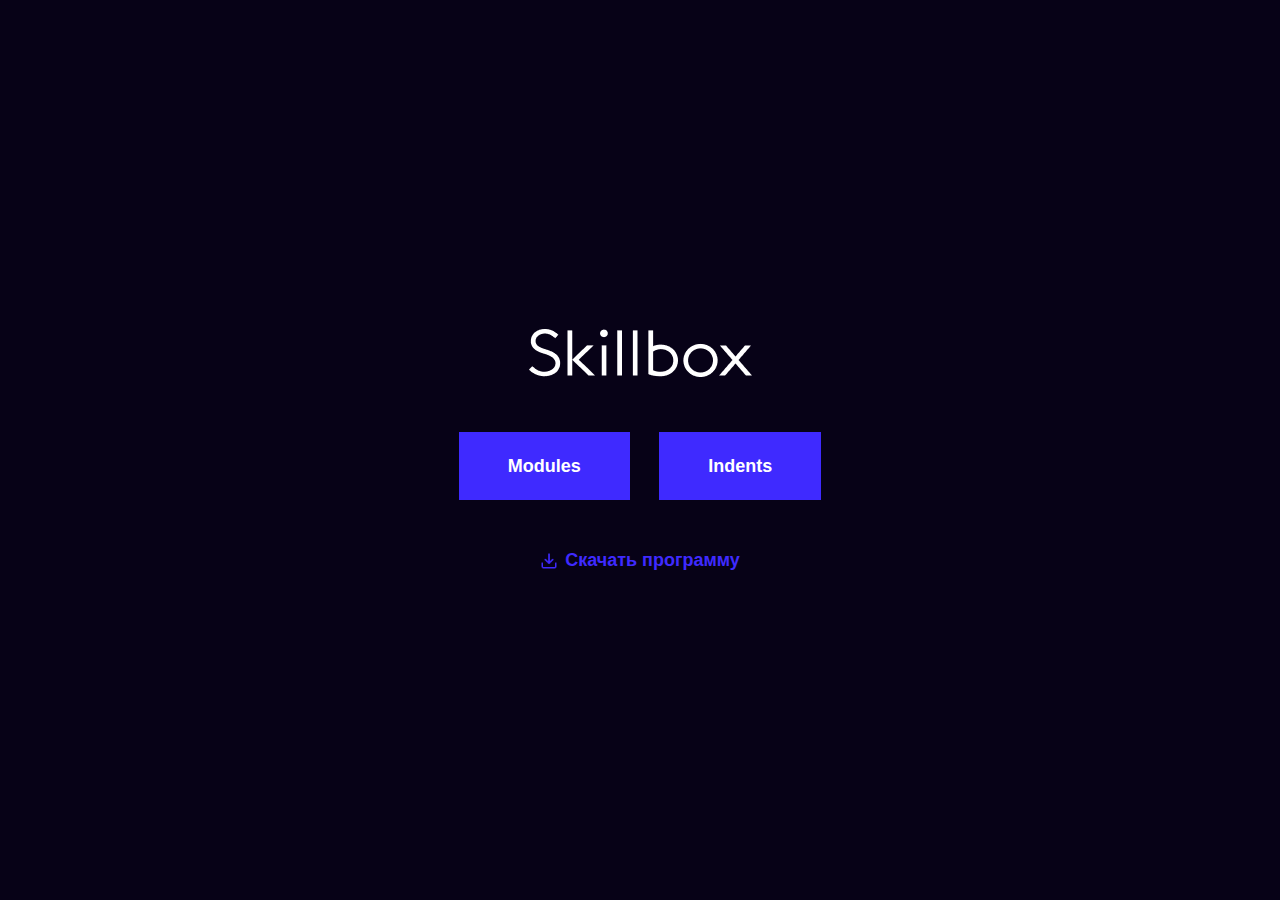
<file: 5/index.html>
<!DOCTYPE html>
<html lang="en">

<head>
    <meta charset="UTF-8">
    <meta http-equiv="X-UA-Compatible" content="IE=edge">
    <meta name="viewport" content="width=device-width, initial-scale=1.0">
    <title>Main page</title>
    <link rel="stylesheet" href="./css/normalize.css">
    <link rel="stylesheet" href="./css/style.css">
</head>

<body class="body">
  <div class="main-content">
    <a class="logo" href="https://skillbox.ru">
       <img src="./img/logo-light.png" alt="Логотип">
    </a>

    <div class="items-link">
        <a class="link" href="./modules.html">Modules</a>
        <a class="link" href="./article.html">Indents</a>
    </div>
    <a class="download" href="./skillbox.docx" download>Скачать программу</a>
    </div>
</body>

</html>
</file>
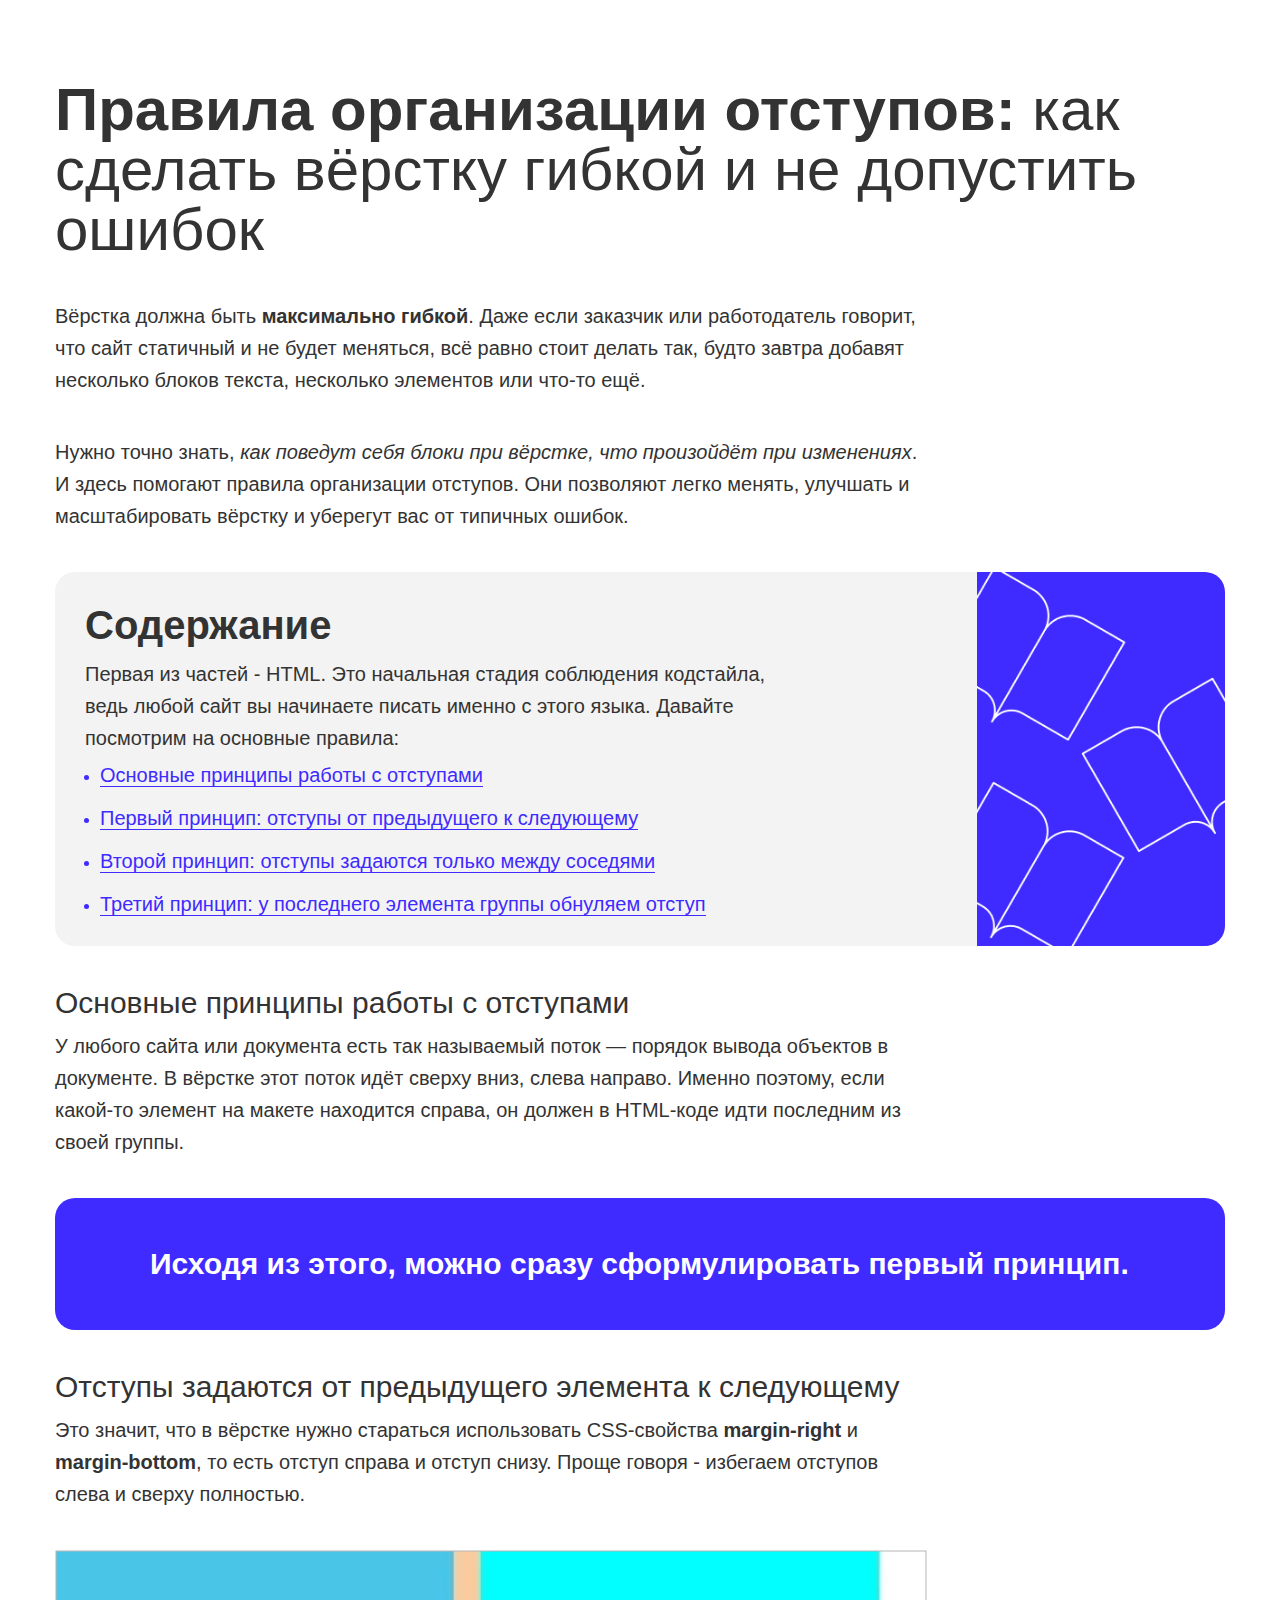
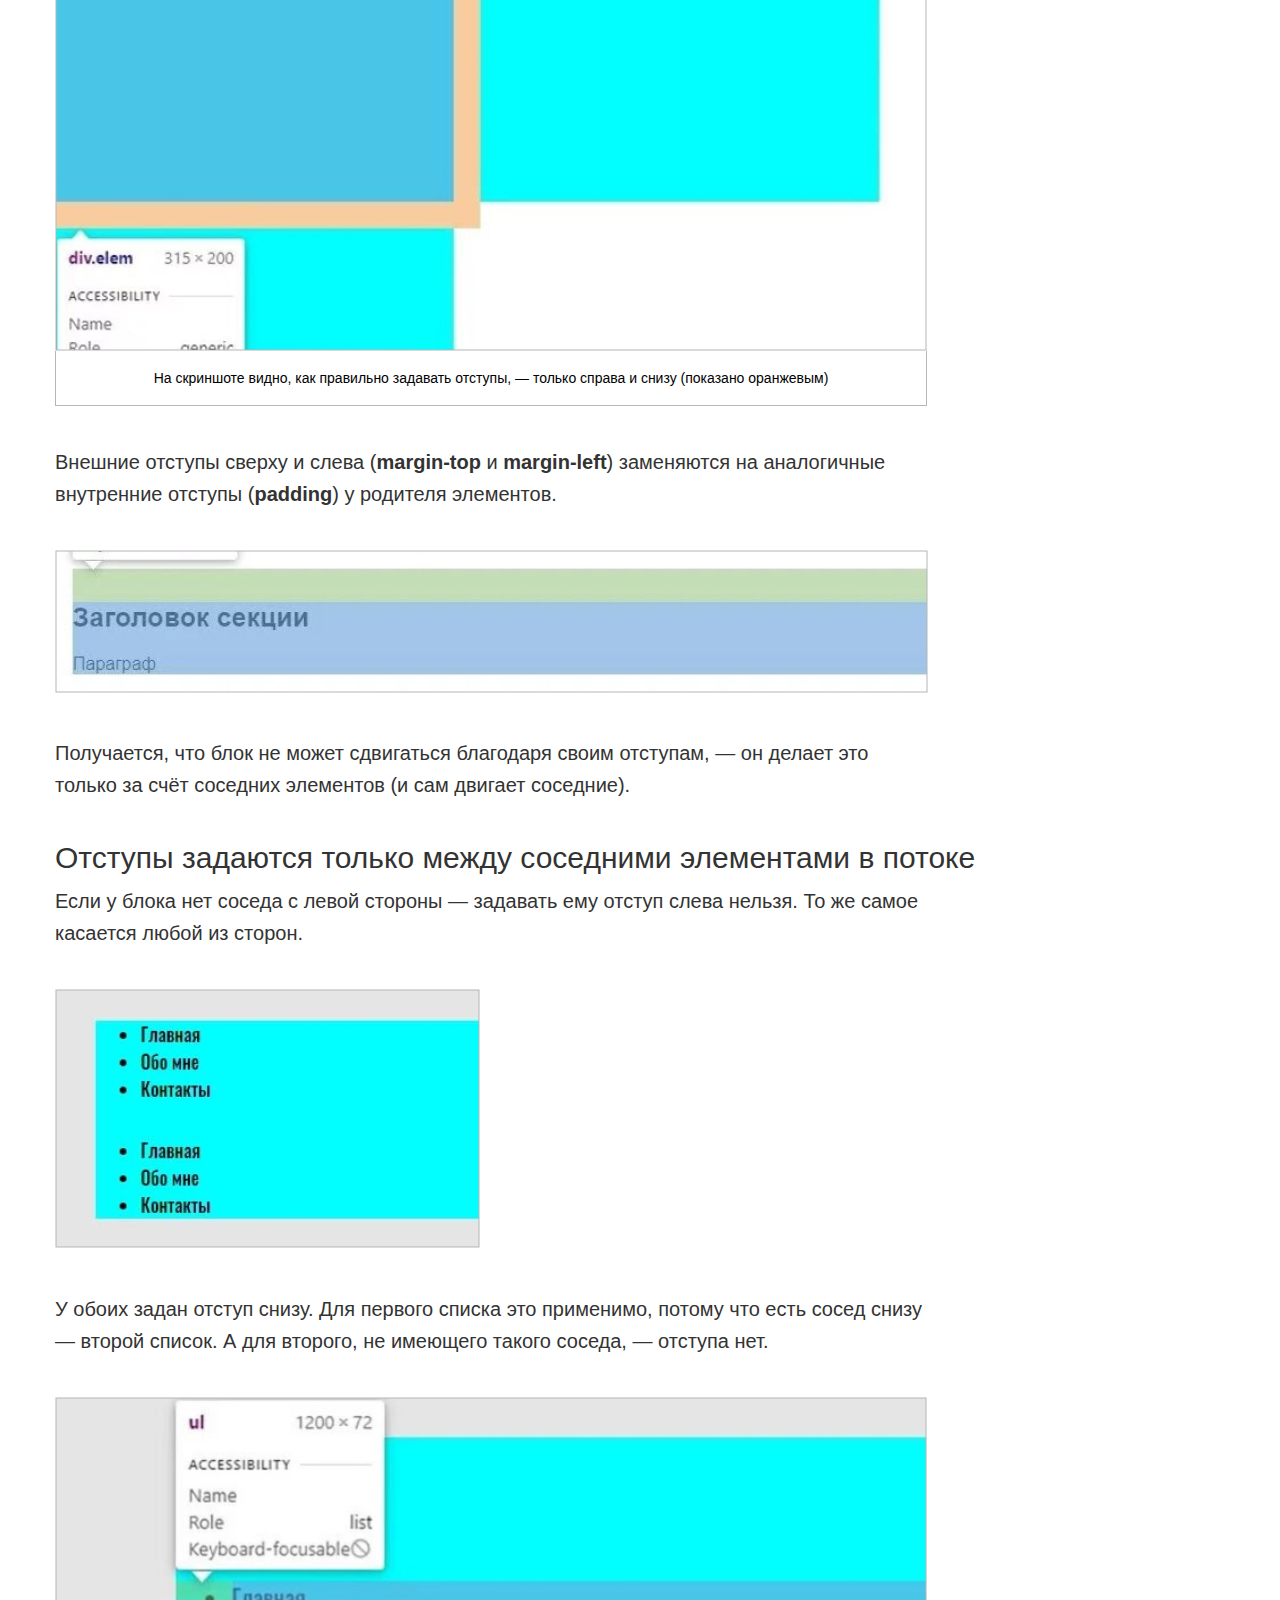
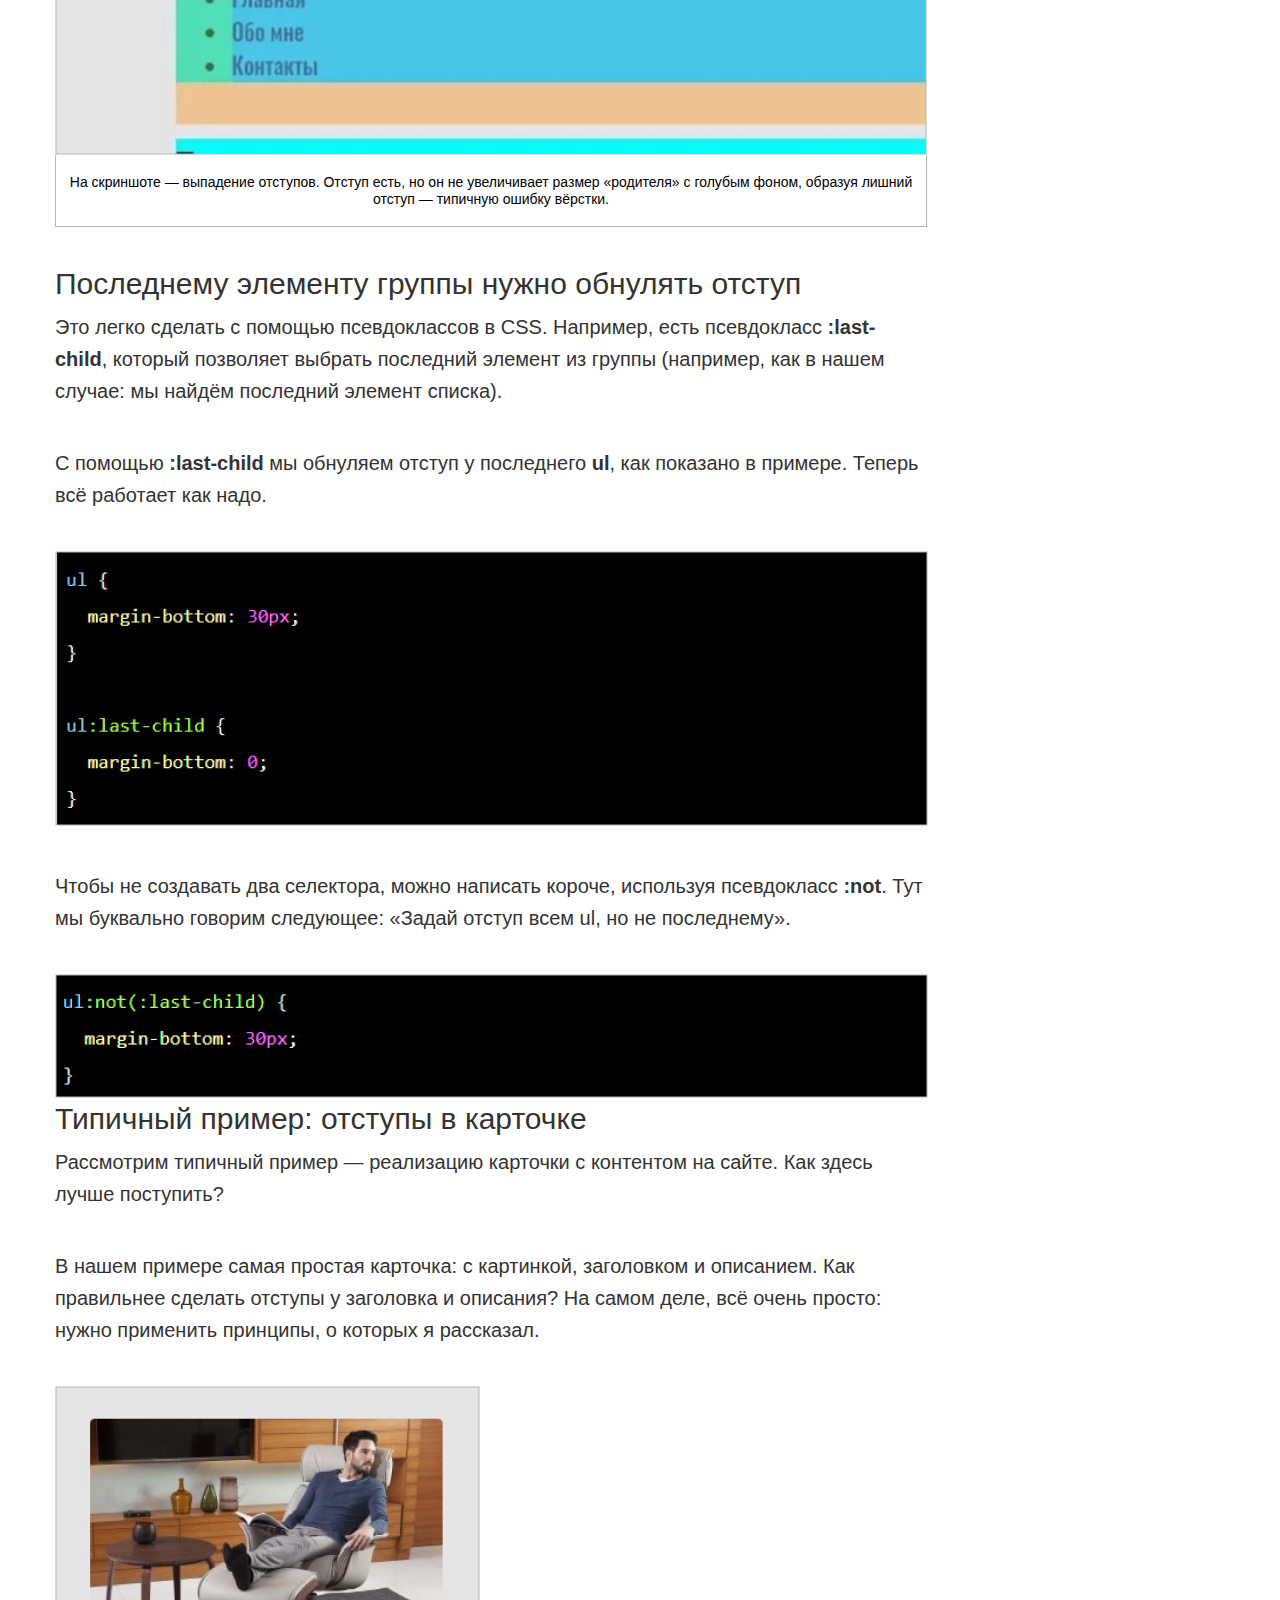
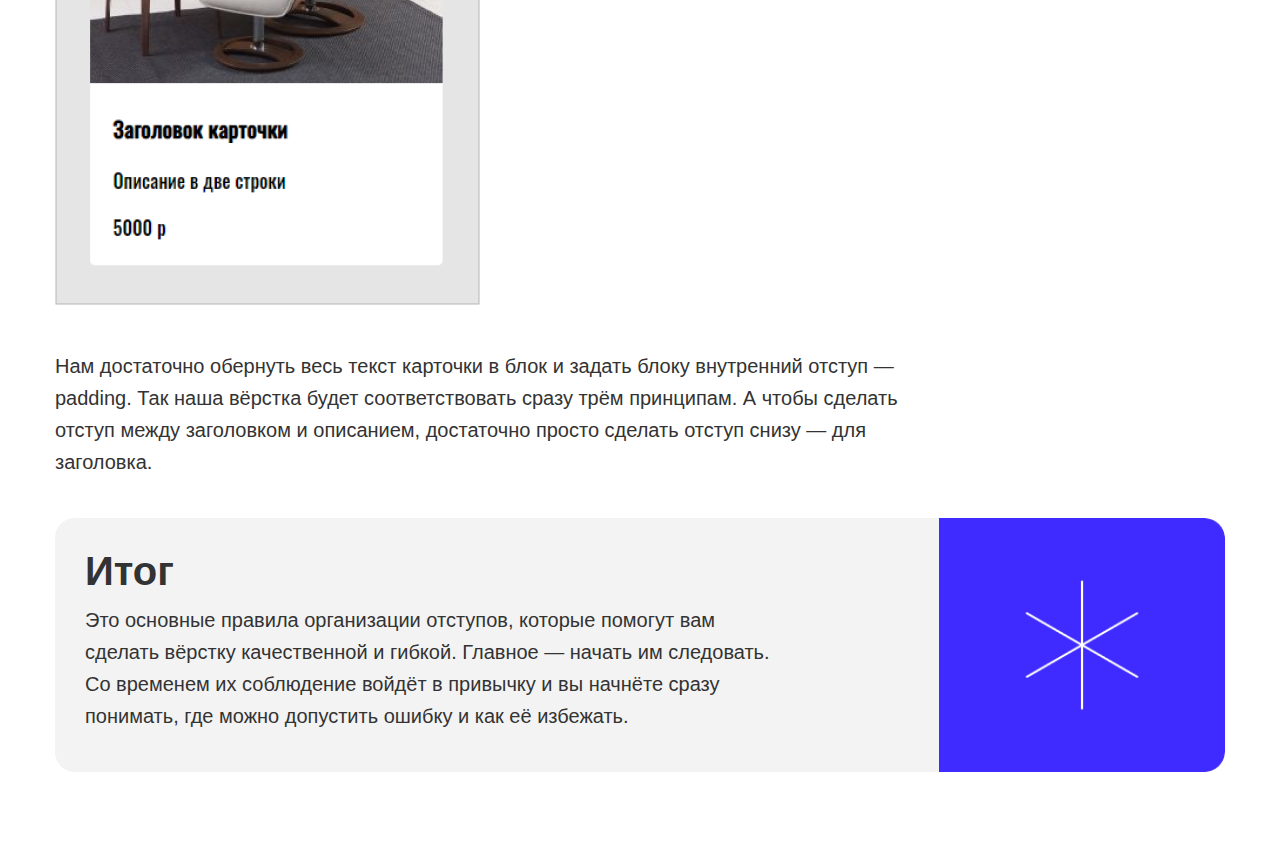
<file: 5/article.html>
<!DOCTYPE html>
<html lang="ru">

<head>
  <meta charset="UTF-8">
  <meta http-equiv="X-UA-Compatible" content="IE=edge">
  <meta name="viewport" content="width=device-width, initial-scale=1.0">
  <title>Article</title>
  <link rel="stylesheet" href="./css/normalize.css">
  <link rel="stylesheet" href="./css/style.css">
</head>

<body>
  <div class="container">
    <h1 class="title1">
      <b>Правила организации отступов:</b>
      как сделать вёрстку гибкой и не допустить ошибок
    </h1>

     <p class="text">
      Вёрстка должна быть <b>максимально гибкой</b>. Даже если
      заказчик или работодатель говорит, что сайт статичный
      и не будет меняться, всё равно стоит делать так, будто
      завтра добавят несколько блоков текста, несколько элементов
      или что-то ещё.
    </p>

     <p class="text">
      Нужно точно знать, <i>как поведут себя блоки при вёрстке, что произойдёт при
        изменениях</i>. И здесь помогают правила организации отступов. Они позволяют легко
      менять, улучшать и масштабировать вёрстку и уберегут вас от типичных ошибок.</p>

    <div class="summary subtitle1">
       <h2 class="title2">Содержание</h2>

      <p class="text">
        Первая из частей - HTML. Это начальная стадия соблюдения кодстайла, ведь любой
        сайт вы начинаете писать именно с этого языка. Давайте посмотрим на основные правила:
      </p>

      <ul class="list">
        <li class="list-item"><a class="list-link" href="#block1">Основные принципы работы с отступами</a></li>
        <li class="list-item"><a class="list-link" href="#block2">Первый принцип: отступы от предыдущего к следующему</a></li>
        <li class="list-item"><a class="list-link" href="#block3">Второй принцип: отступы задаются только между соседями</a></li>
        <li class="list-item"><a class="list-link" href="#block4">Третий принцип: у последнего элемента группы обнуляем отступ</a></li>
      </ul>
    </div>

    <div>
      <h3 class="title3" id="block1">Основные принципы работы с отступами</h3>
      <p class="text">
        У любого сайта или документа есть так называемый поток — порядок вывода объектов
        в документе. В вёрстке этот поток идёт сверху вниз, слева направо. Именно
        поэтому, если какой-то элемент на макете находится справа, он должен в HTML-коде
        идти последним из своей группы.
      </p>
       <p class="text lead">
        Исходя из этого, можно сразу сформулировать первый принцип.
       </p>
    </div>
    <div>
      <h3 class="title3" id="block2">Отступы задаются от предыдущего элемента к следующему</h3>
       <p class="text">
        Это значит, что в вёрстке нужно стараться использовать CSS-свойства
        <b>margin-right</b> и <b>margin-bottom</b>, то есть отступ справа и отступ снизу.
        Проще говоря - избегаем отступов слева и сверху полностью.
      </p>

       <figure class="pic">
        <img src="./img/1.jpg" alt="image1">
        <figcaption class="desc">
          На скриншоте видно, как правильно задавать
          отступы, — только справа и снизу (показано оранжевым)
        </figcaption>
      </figure>

       <p class="text">
        Внешние отступы сверху и слева (<b>margin-top</b> и <b>margin-left</b>) заменяются
        на аналогичные внутренние отступы (<b>padding</b>) у родителя элементов.
      </p>
      <img class="image" src="./img/2.jpg" alt="image2">
       <p class="text">
        Получается, что блок не может сдвигаться благодаря своим
        отступам, — он делает это только за счёт соседних элементов
        (и сам двигает соседние).
      </p>
    </div>
    <div>
      <h3 class="title3" id="block3">Отступы задаются только между соседними элементами в потоке</h3>
       <p class="text">
        Если у блока нет соседа с левой стороны — задавать ему отступ слева нельзя.
        То же самое касается любой из сторон.
      </p>

      <img class="image" src="./img/3.jpg" alt="image3">

       <p class="text">
        У обоих задан отступ снизу. Для первого списка это применимо,
        потому что есть сосед снизу — второй список. А для второго,
        не имеющего такого соседа, — отступа нет.
      </p>

       <figure class="pic">
        <img src="./img/4.jpg" alt="image4">
        <figcaption class="desc">
          На скриншоте — выпадение отступов. Отступ есть, но он не увеличивает размер
          «родителя» с голубым фоном, образуя лишний отступ — типичную ошибку вёрстки.
        </figcaption>
      </figure>

    </div>
    <div>
      <h3 class="title3" id="block4">Последнему элементу группы нужно обнулять отступ</h3>
       <p class="text">
        Это легко сделать с помощью псевдоклассов в CSS. Например, есть псевдокласс
        <b>:last-child</b>, который позволяет выбрать последний элемент из группы
        (например, как в нашем случае: мы найдём последний элемент списка).
      </p>
       <p class="text">
        С помощью <b>:last-child</b> мы обнуляем отступ у последнего <b>ul</b>, как показано
        в примере. Теперь всё работает как надо.
      </p>

      <img class="image" src="./img/5.jpg" alt="image5">

       <p class="text">
        Чтобы не создавать два селектора, можно написать короче, используя
        псевдокласс <b>:not</b>. Тут мы буквально говорим следующее: «Задай отступ
        всем ul, но не последнему».
      </p>

      <img class="image" src="./img/6.jpg" alt="image6">

    </div>

    <div>
      <h3 class="title3">Типичный пример: отступы в карточке</h3>
       <p class="text">
        Рассмотрим типичный пример — реализацию карточки с контентом на сайте.
        Как здесь лучше поступить?
      </p>
       <p class="text">
        В нашем примере самая простая карточка: с картинкой, заголовком и описанием.
        Как правильнее сделать отступы у заголовка и описания? На самом деле, всё
        очень просто: нужно применить принципы, о которых я рассказал.
      </p>

      <img class="image" src="./img/7.jpg" alt="image7">

       <p class="text">
        Нам достаточно обернуть весь текст карточки в блок и задать блоку внутренний
        отступ — padding. Так наша вёрстка будет соответствовать сразу трём принципам.
        А чтобы сделать отступ между заголовком и описанием, достаточно просто сделать
        отступ снизу — для заголовка.
      </p>
    </div>

    <div class="summary subtitle2">
       <h2 class="title2">Итог</h2>
       <p class="text">
        Это основные правила организации отступов, которые помогут вам сделать вёрстку
        качественной и гибкой. Главное — начать им следовать. Со временем их соблюдение
        войдёт в привычку и вы начнёте сразу понимать, где можно допустить ошибку и как
        её избежать.
      </p>
    </div>
  </div>
</body>

</html>
</file>
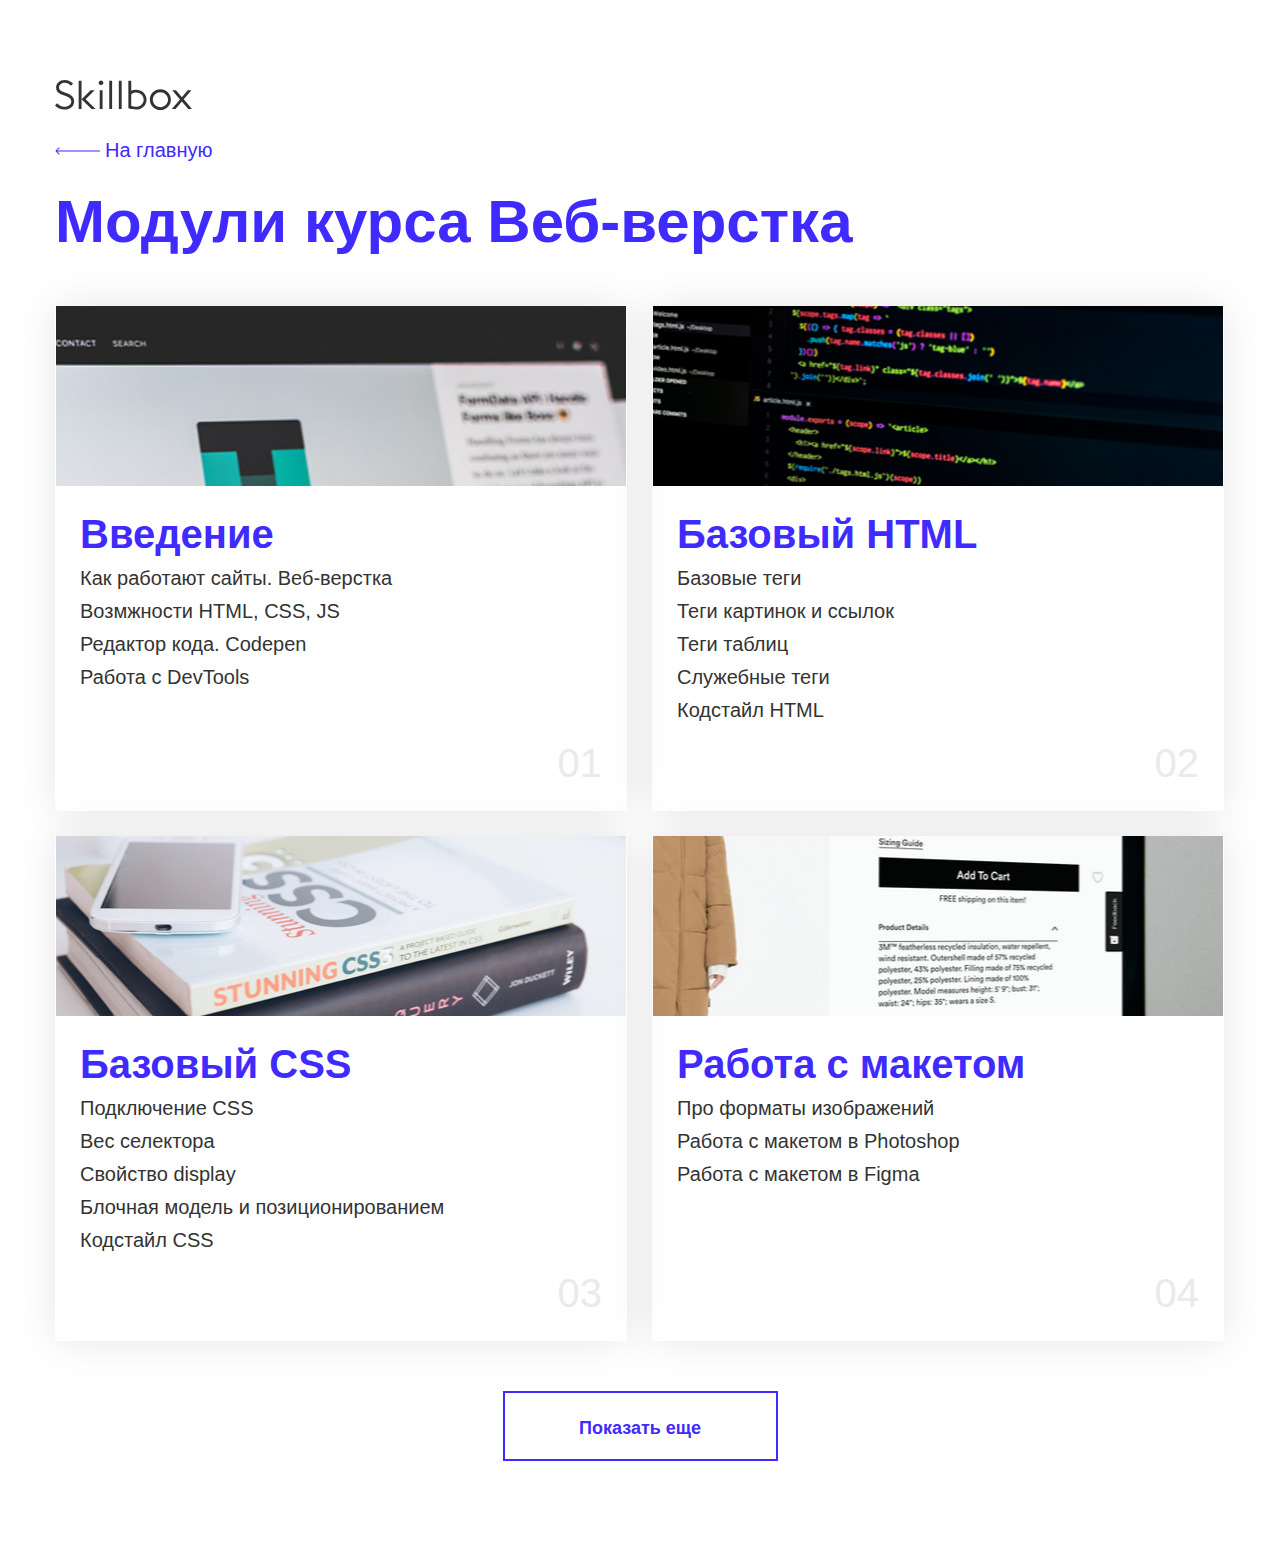
<file: 5/modules.html>
<!DOCTYPE html>
<html lang="ru">

<head>
    <meta charset="UTF-8">
    <meta http-equiv="X-UA-Compatible" content="IE=edge">
    <meta name="viewport" content="width=device-width, initial-scale=1.0">
    <title>Modules</title>
    <link rel="stylesheet" href="./css/normalize.css">
    <link rel="stylesheet" href="./css/style.css">
</head>

<body class="body">
    <div class="container">
        <p class="logo_skillbox">
            <img src="./img/logo.svg" alt="logo Skillbox">
        </p>
        <p class="main">
            <a href="./index.html">На главную</a>
        </p>
        <h1 class="header">
            Модули курса Веб-верстка
        </h1>

        <ul class="cards_list">
            <li class="card_item card1">
                <h2 class="list_title">Введение</h2>
                <ul class="lessons">                    
                    <li class="lesson_item">Как работают сайты. Веб-верстка</li>
                    <li class="lesson_item">Возмжности HTML, CSS, JS</li>
                    <li class="lesson_item">Редактор кода. Codepen</li>
                    <li class="lesson_item">Работа с DevTools</li>                    
                </ul>
                <p class="num">01</p>

            </li>
            <li class="card_item card2">
                <h2 class="list_title">Базовый HTML</h2>
                <ul class="lessons">                    
                    <li class="lesson_item">Базовые теги</li>
                    <li class="lesson_item">Теги картинок и ссылок</li>
                    <li class="lesson_item">Теги таблиц</li>
                    <li class="lesson_item">Служебные теги</li>
                    <li class="lesson_item">Кодстайл HTML</li>                    
                </ul>
                <p class="num">02</p>
            </li>
            <li class="card_item card3">
                <h2 class="list_title">Базовый CSS</h2>
                <ul class="lessons">
                    <li class="lesson_item">Подключение CSS</li>
                    <li class="lesson_item">Вес селектора</li>
                    <li class="lesson_item">Свойство display</li>
                    <li class="lesson_item">Блочная модель и позиционированием</li>
                    <li class="lesson_item">Кодстайл CSS</li>
                </ul>
                <p class="num">03</p>
            </li>
            <li class="card_item card4">
                <h2 class="list_title">Работа с макетом</h2>
                <ul class="lessons">
                    <li class="lesson_item">Про форматы изображений</li>
                    <li class="lesson_item">Работа с макетом в Photoshop</li>
                    <li class="lesson_item">Работа с макетом в Figma</li>
                </ul>
                <p class="num">04</p>
            </li>
        </ul>

        <button class="button">Показать еще</button>

    </div>
</body>

</html>
</file>
<file: 5/css/style.css>
html {
  box-sizing: border-box;
}

*,
*::before,
*::after {
  box-sizing: inherit;
}

a {
  color: inherit;
  text-decoration: none;
}

img {
  max-width: 100%;
}

body {
  font-family: 'font', sans-serif;
}

.body {
  font-family: Arial, Verdana, sans-serif;
}

.main-content {
  display: flex;
  flex-direction: column;
  align-items: center;
  justify-content: center;
  min-height: 100vh;
  color: #fff;
  background-color: #070217;
}

.logo {
  margin-bottom: 50px;
}

.items-link {
  margin-bottom: 50px;
}

.link {
  display: inline-block;
  margin-right: 25px;
  padding: 24px 49px;
  font-weight: 700;
  font-size: 18px;
  background-color: #3f2aff;
}

.link:last-child {
  margin-right: 0px;
}

.download {
  padding-left: 25px;
  background-image: url("../img/download.png");
  background-position: left center;
  background-size: 18px 18px;
  background-repeat: no-repeat;
  font-weight: 700;
  font-size: 18px;
  color: #3f2aff;
}

.container {
  margin: 0 auto;
  padding: 80px 0;
  width: 1170px;
  max-width: 100%;
}

.title1 {
  margin: 0;
  margin-bottom: 40px;
  font-weight: 400;
  font-size: 60px;
  line-height: 60px;
  color: #333;
}

.text {
  margin: 0;
  margin-bottom: 40px;
  width: 872px;
  font-weight: 400;
  font-size: 20px;
  line-height: 32px;
  color: #333;
}

.lead {
  width: 100%;
  padding: 50px 95px;
  border-radius: 20px;
  font-weight: 700;
  font-size: 30px;
  color: white;
  background-color: #3f2aff;
}

.summary {
  border-radius: 20px;
  padding: 30px;
  background-color: #f3f3f3;
  background-position: right;
  background-repeat: no-repeat;
  margin-bottom: 40px;
  background-size: contain;
}

.summary:last-child {
  margin-bottom: 0;
}

.summary .text {
  max-width: 692px;
  margin-bottom: 10px;
}

.title2 {
  margin: 0;
  margin-bottom: 10px;
  font-size: 40px;
  line-height: 46px;
  color: #333;
}

.title3 {
  margin: 0;
  margin-bottom: 10px;
  font-weight: 400;
  font-size: 30px;
  line-height: 34px;
  color: #333;
}


.list {
  margin: 0;
  padding-left: 15px;
}

.list-item::marker {
  color: #3f2aff;
}

.list-link {
  border-bottom: 1px solid #3f2aff;
  font-size: 20px;
  color: #3f2aff;
}

.list-item:not(:last-child) {
  margin-bottom: 20px;
}


.image:not(:last-child) {
  margin-bottom: 40px;
}

.pic {
  display: inline-block;
  margin: 0;
  margin-bottom: 40px;
  max-width: 872px;
  font-size: 0;
}

.subtitle1 {
  background-image: url("../img/decorate-1.png");
}

.subtitle2 {
  background-image: url("../img/decorate-2.png");
}


.desc {
  border: 1px solid #b6b6b6;
  border-top: none;
  padding-top: 19px;
  padding-bottom: 19px;
  font-weight: 400;
  font-size: 14px;
  text-align: center;
  background-color: #fff;
}

.logo_skillbox {
  margin: 0;
  margin-bottom: 25px;
}

.main {
  margin: 0;
  margin-bottom: 25px;
  padding-left: 50px;
  background-image: url("../img/arrow_left.svg");
  background-position: left center;
  background-size: 45px 20px;
  background-repeat: no-repeat;
  font-weight: 400;
  font-size: 20px;
  color: #3f2aff;
}

.header {
  margin: 0;
  margin-bottom: 50px;
  font-style: normal;
  font-weight: 700;
  font-size: 60px;
  line-height: 69px;
  color: #3F2AFF;
}

.cards_list {
  margin: 0;
  padding: 0;
  margin-bottom: 25px;
  list-style-type: none;
  font-size: 0;
}

.card_item {
  margin: 0;
  margin-bottom: 25px;
  margin-right: 25px;
  padding: 205px 25px 25px 25px;
  position: relative;
  display: inline-block;
  box-sizing: border-box;
  width: 572px;
  height: 505px;
  box-shadow: 0px 0px 40px rgba(0, 0, 0, 0.1);
  font-size: 20px;
  background-position: top;
  background-size: 570px 180px;
  background-repeat: no-repeat;
}


.card_item:nth-of-type(2n) {
  margin-right: 0;
}


.card1 {
  background-image: url("../img/module_1.jpg");
}

.card2 {
  background-image: url("../img/module_2.jpg");
}

.card3 {
  background-image: url("../img/module_3.jpg");
}

.card4 {
  background-image: url("../img/module_4.jpg");
}

.list_title {
  margin: 0;
  margin-bottom: 10px;
  padding: 0;
  font-style: normal;
  font-weight: 700;
  font-size: 40px;
  line-height: 46px;
  color: #3f2aff;
}

.lessons {
  margin: 0;
  padding: 0;
  height: 219px;
  width: 100%;
  display: block;
  overflow: hidden;
  font-style: normal;
  font-weight: 400;
  color: #333333;
  list-style-type: none;

}

.lesson_item:not(:last-child) {  
  margin-bottom: 10px;
}



.num {
  margin: 0;
  padding: 0;
  display: block;
  position: absolute;
  box-sizing: border-box;
  width: 45px;
  height: 46px;
  right: 25px;
  bottom: 25px;
  font-weight: 400;
  font-size: 40px;
  line-height: 46px;
  text-align: right;
  color: #EAEAEA;
}

.button {
  margin: 0;
  display: block;
  margin-left: auto;
  margin-right: auto;
  box-sizing: border-box;  
  padding: 25px 70px;
  width: 275px;
  height: 70px;
  border-color: #3F2AFF;
  background-color: #fff;
  border: 2px solid #3F2AFF;
  font-weight: 700;
  font-size: 18px;
  line-height: 21px;  
  color: #3F2AFF;
  
}
</file>
